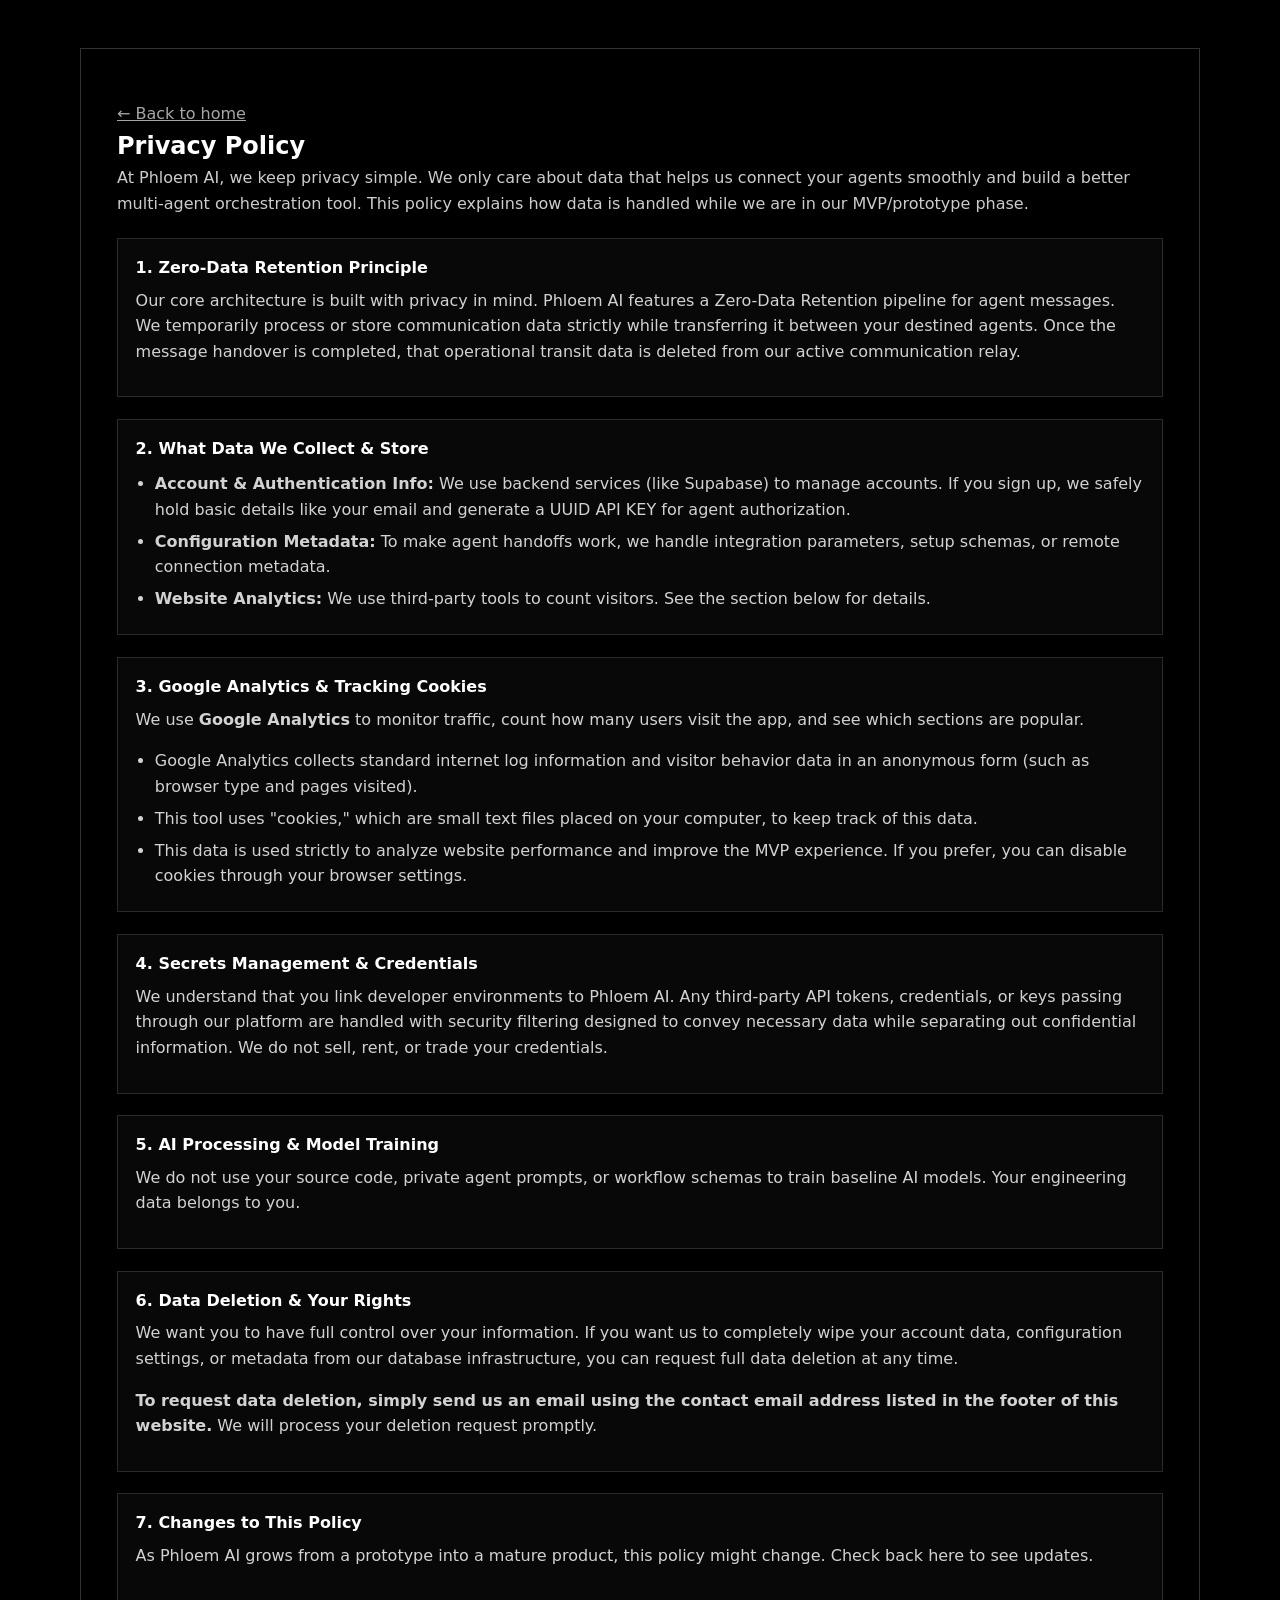
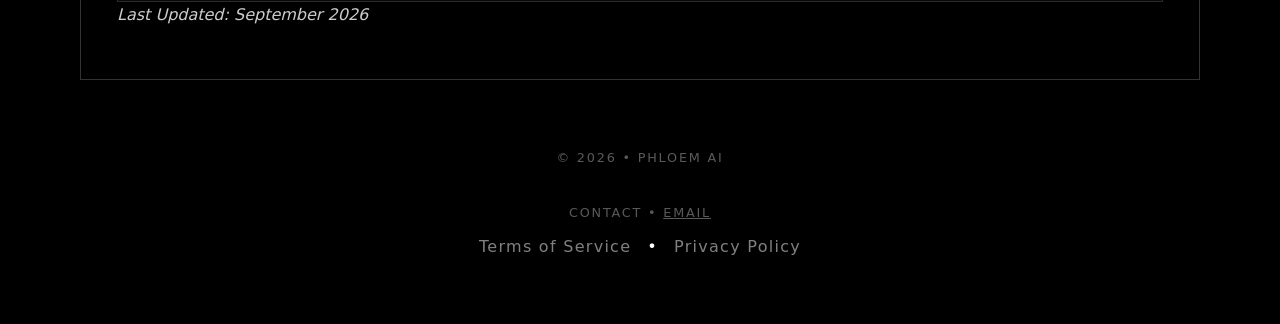
<file: frontend/pages/privacy-policy.html>
<!DOCTYPE html>
<html lang="en">
<head>
  <meta charset="UTF-8" />
  <meta name="viewport" content="width=device-width, initial-scale=1.0" />
  <link rel="icon" type="image/svg+xml" href="../assets/favicon.jpg" />
  <title>Privacy Policy | Phloem AI</title>
  <link rel="canonical" href="https://phloem-ai.netlify.app/pages/privacy-policy.html" />

  <!-- Google tag (gtag.js) -->
  <script async src="https://www.googletagmanager.com/gtag/js?id=G-W1DRVC1WTR"></script>
  <script>
    window.dataLayer = window.dataLayer || [];
    function gtag(){dataLayer.push(arguments);}
    gtag('js', new Date());
    gtag('config', 'G-W1DRVC1WTR');
  </script>

  <meta name="description" content="Privacy Policy for Phloem AI during its MVP and prototype phase." />
  <meta name="keywords" content="Phloem AI privacy policy, Phloem AI data privacy" />
  <meta name="robots" content="index,follow" />
  <meta property="og:title" content="Privacy Policy | Phloem AI" />
  <meta property="og:description" content="Privacy Policy for Phloem AI during its MVP and prototype phase." />
  <meta property="og:url" content="https://phloem-ai.netlify.app/pages/privacy-policy.html" />
  <meta property="og:type" content="website" />
  <meta property="og:site_name" content="Phloem AI" />
  <meta name="twitter:card" content="summary" />

  <link rel="stylesheet" href="../assets/guides.css" />
</head>
<body>
  <div class="page-shell">
    <section class="content-section">
      <div class="content-card">
        <a class="home" href="../index.html">← Back to home</a>
        <h1>Privacy Policy</h1>
        <p class="guide-intro">At Phloem AI, we keep privacy simple. We only care about data that helps us connect your agents smoothly and build a better multi-agent orchestration tool. This policy explains how data is handled while we are in our MVP/prototype phase.</p>

        <div class="guide-step">
          <h3>1. Zero-Data Retention Principle</h3>
          <p>Our core architecture is built with privacy in mind. Phloem AI features a Zero-Data Retention pipeline for agent messages. We temporarily process or store communication data strictly while transferring it between your destined agents. Once the message handover is completed, that operational transit data is deleted from our active communication relay.</p>
        </div>

        <div class="guide-step">
          <h3>2. What Data We Collect &amp; Store</h3>
          <ul class="guide-list">
            <li><strong>Account &amp; Authentication Info:</strong> We use backend services (like Supabase) to manage accounts. If you sign up, we safely hold basic details like your email and generate a UUID API KEY for agent authorization.</li>
            <li><strong>Configuration Metadata:</strong> To make agent handoffs work, we handle integration parameters, setup schemas, or remote connection metadata.</li>
            <li><strong>Website Analytics:</strong> We use third-party tools to count visitors. See the section below for details.</li>
          </ul>
        </div>

        <div class="guide-step">
          <h3>3. Google Analytics &amp; Tracking Cookies</h3>
          <p>We use <strong>Google Analytics</strong> to monitor traffic, count how many users visit the app, and see which sections are popular.</p>
          <ul class="guide-list">
            <li>Google Analytics collects standard internet log information and visitor behavior data in an anonymous form (such as browser type and pages visited).</li>
            <li>This tool uses "cookies," which are small text files placed on your computer, to keep track of this data.</li>
            <li>This data is used strictly to analyze website performance and improve the MVP experience. If you prefer, you can disable cookies through your browser settings.</li>
          </ul>
        </div>

        <div class="guide-step">
          <h3>4. Secrets Management &amp; Credentials</h3>
          <p>We understand that you link developer environments to Phloem AI. Any third-party API tokens, credentials, or keys passing through our platform are handled with security filtering designed to convey necessary data while separating out confidential information. We do not sell, rent, or trade your credentials.</p>
        </div>

        <div class="guide-step">
          <h3>5. AI Processing &amp; Model Training</h3>
          <p>We do not use your source code, private agent prompts, or workflow schemas to train baseline AI models. Your engineering data belongs to you.</p>
        </div>

        <div class="guide-step">
          <h3>6. Data Deletion &amp; Your Rights</h3>
          <p>We want you to have full control over your information. If you want us to completely wipe your account data, configuration settings, or metadata from our database infrastructure, you can request full data deletion at any time.</p>
          <p><strong>To request data deletion, simply send us an email using the contact email address listed in the footer of this website.</strong> We will process your deletion request promptly.</p>
        </div>

        <div class="guide-step">
          <h3>7. Changes to This Policy</h3>
          <p>As Phloem AI grows from a prototype into a mature product, this policy might change. Check back here to see updates.</p>
        </div>

        <p class="guide-intro"><em>Last Updated: September 2026</em></p>
      </div>
    </section>

    <footer>© 2026 • Phloem AI</footer>
    <footer>Contact • <a href="mailto:qasimhassan1947@gmail.com" target="_blank" rel="noopener noreferrer" style="color: inherit;">Email</a></footer>
    <nav class="footer-legal-links" aria-label="Legal">
      <a href="./terms-of-service.html">Terms of Service</a>
      <span aria-hidden="true">•</span>
      <a href="./privacy-policy.html">Privacy Policy</a>
    </nav>
  </div>
</body>
</html>
</file>
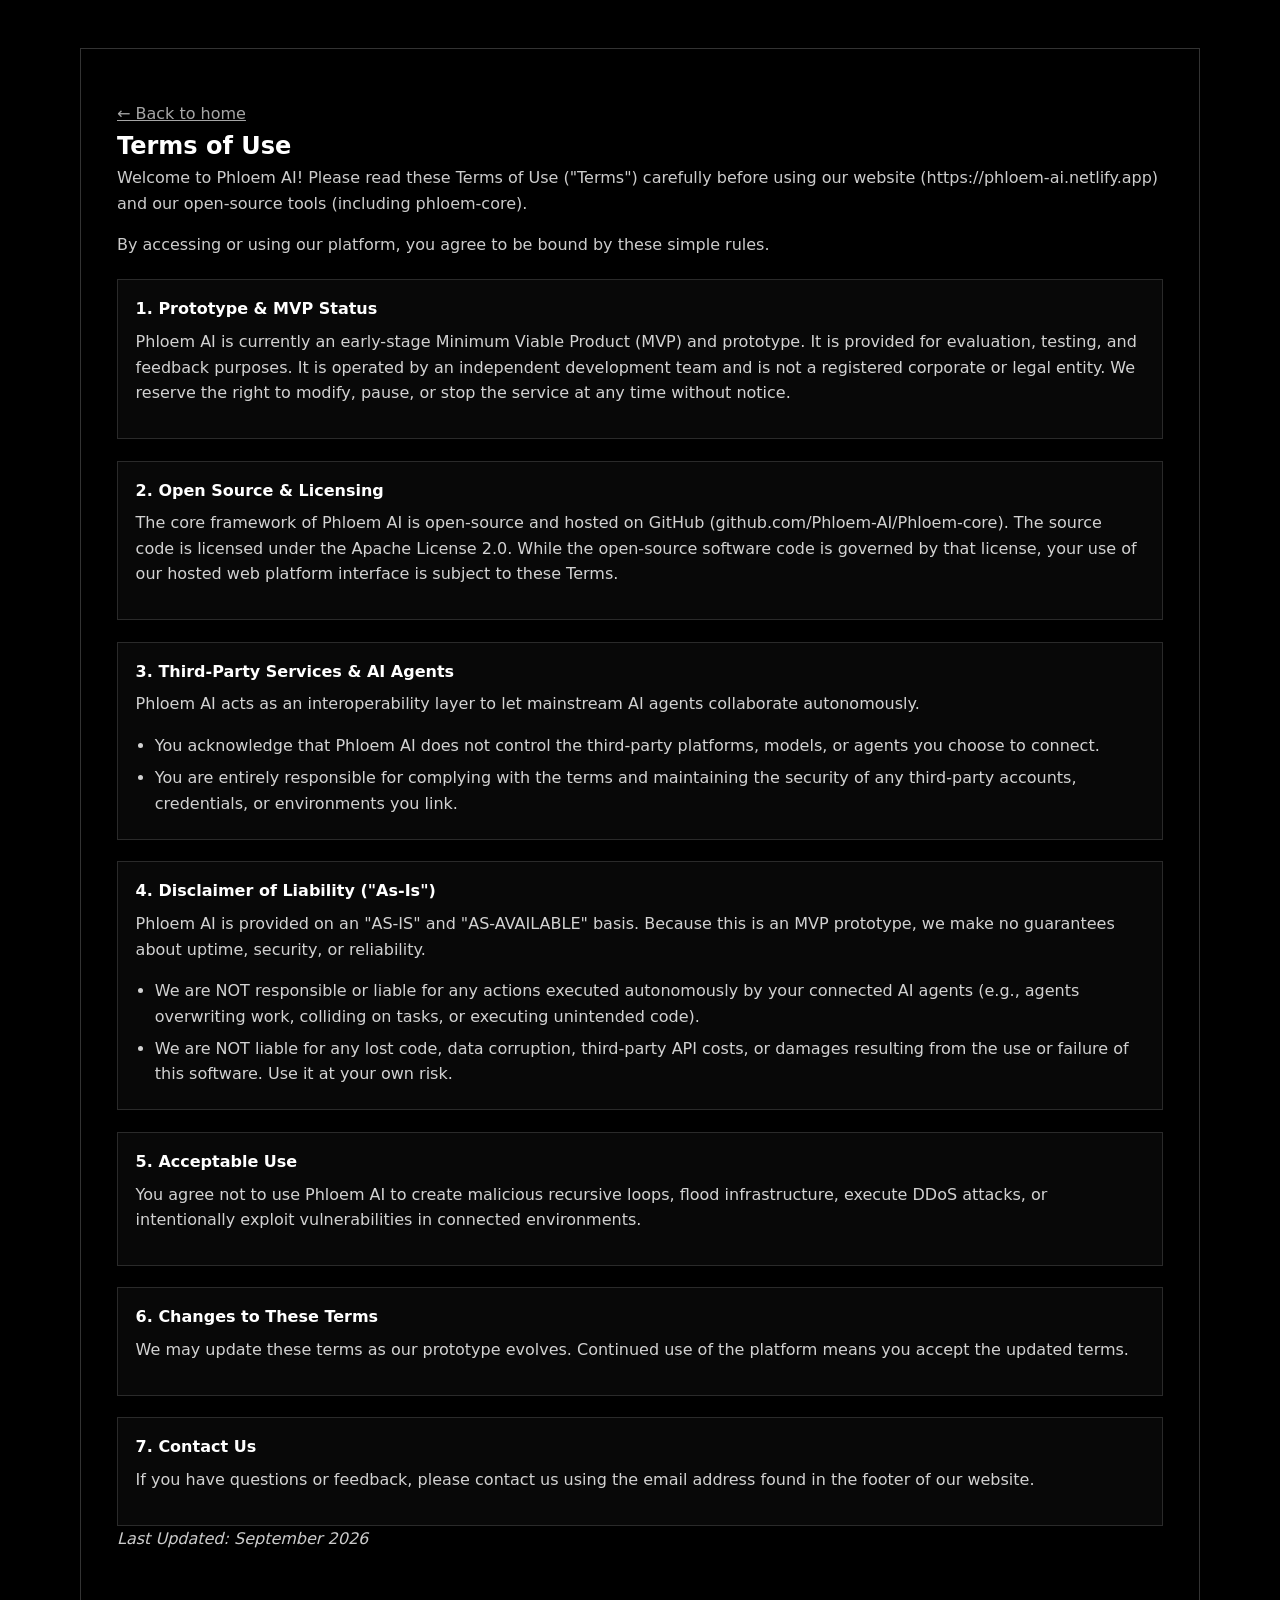
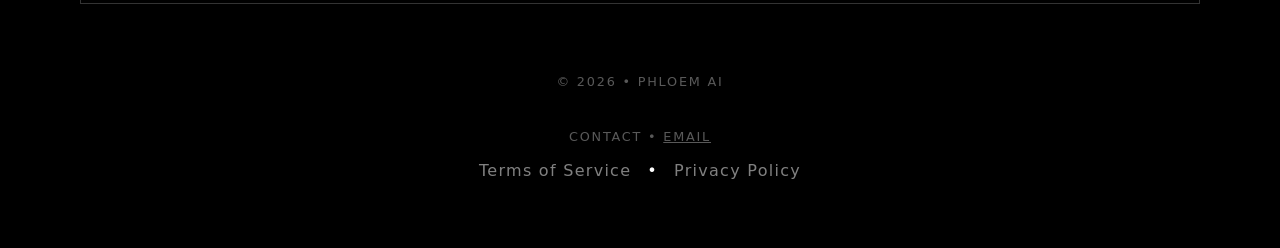
<file: frontend/pages/terms-of-service.html>
<!DOCTYPE html>
<html lang="en">
<head>
  <meta charset="UTF-8" />
  <meta name="viewport" content="width=device-width, initial-scale=1.0" />
  <link rel="icon" type="image/svg+xml" href="../assets/favicon.jpg" />
  <title>Terms of Service | Phloem AI</title>
  <link rel="canonical" href="https://phloem-ai.netlify.app/pages/terms-of-service.html" />

  <!-- Google tag (gtag.js) -->
  <script async src="https://www.googletagmanager.com/gtag/js?id=G-W1DRVC1WTR"></script>
  <script>
    window.dataLayer = window.dataLayer || [];
    function gtag(){dataLayer.push(arguments);}
    gtag('js', new Date());
    gtag('config', 'G-W1DRVC1WTR');
  </script>

  <meta name="description" content="Terms of Use for the Phloem AI website and open-source tools." />
  <meta name="keywords" content="Phloem AI terms of use, Phloem AI terms" />
  <meta name="robots" content="index,follow" />
  <meta property="og:title" content="Terms of Service | Phloem AI" />
  <meta property="og:description" content="Terms of Use for the Phloem AI website and open-source tools." />
  <meta property="og:url" content="https://phloem-ai.netlify.app/pages/terms-of-service.html" />
  <meta property="og:type" content="website" />
  <meta property="og:site_name" content="Phloem AI" />
  <meta name="twitter:card" content="summary" />

  <link rel="stylesheet" href="../assets/guides.css" />
</head>
<body>
  <div class="page-shell">
    <section class="content-section">
      <div class="content-card">
        <a class="home" href="../index.html">← Back to home</a>
        <h1>Terms of Use</h1>
        <p class="guide-intro">Welcome to Phloem AI! Please read these Terms of Use ("Terms") carefully before using our website (https://phloem-ai.netlify.app) and our open-source tools (including phloem-core).</p>
        <p class="guide-intro">By accessing or using our platform, you agree to be bound by these simple rules.</p>

        <div class="guide-step">
          <h3>1. Prototype &amp; MVP Status</h3>
          <p>Phloem AI is currently an early-stage Minimum Viable Product (MVP) and prototype. It is provided for evaluation, testing, and feedback purposes. It is operated by an independent development team and is not a registered corporate or legal entity. We reserve the right to modify, pause, or stop the service at any time without notice.</p>
        </div>

        <div class="guide-step">
          <h3>2. Open Source &amp; Licensing</h3>
          <p>The core framework of Phloem AI is open-source and hosted on GitHub (github.com/Phloem-AI/Phloem-core). The source code is licensed under the Apache License 2.0. While the open-source software code is governed by that license, your use of our hosted web platform interface is subject to these Terms.</p>
        </div>

        <div class="guide-step">
          <h3>3. Third-Party Services &amp; AI Agents</h3>
          <p>Phloem AI acts as an interoperability layer to let mainstream AI agents collaborate autonomously.</p>
          <ul class="guide-list">
            <li>You acknowledge that Phloem AI does not control the third-party platforms, models, or agents you choose to connect.</li>
            <li>You are entirely responsible for complying with the terms and maintaining the security of any third-party accounts, credentials, or environments you link.</li>
          </ul>
        </div>

        <div class="guide-step">
          <h3>4. Disclaimer of Liability ("As-Is")</h3>
          <p>Phloem AI is provided on an "AS-IS" and "AS-AVAILABLE" basis. Because this is an MVP prototype, we make no guarantees about uptime, security, or reliability.</p>
          <ul class="guide-list">
            <li>We are NOT responsible or liable for any actions executed autonomously by your connected AI agents (e.g., agents overwriting work, colliding on tasks, or executing unintended code).</li>
            <li>We are NOT liable for any lost code, data corruption, third-party API costs, or damages resulting from the use or failure of this software. Use it at your own risk.</li>
          </ul>
        </div>

        <div class="guide-step">
          <h3>5. Acceptable Use</h3>
          <p>You agree not to use Phloem AI to create malicious recursive loops, flood infrastructure, execute DDoS attacks, or intentionally exploit vulnerabilities in connected environments.</p>
        </div>

        <div class="guide-step">
          <h3>6. Changes to These Terms</h3>
          <p>We may update these terms as our prototype evolves. Continued use of the platform means you accept the updated terms.</p>
        </div>

        <div class="guide-step">
          <h3>7. Contact Us</h3>
          <p>If you have questions or feedback, please contact us using the email address found in the footer of our website.</p>
        </div>

        <p class="guide-intro"><em>Last Updated: September 2026</em></p>
      </div>
    </section>

    <footer>© 2026 • Phloem AI</footer>
    <footer>Contact • <a href="mailto:qasimhassan1947@gmail.com" target="_blank" rel="noopener noreferrer" style="color: inherit;">Email</a></footer>
    <nav class="footer-legal-links" aria-label="Legal">
      <a href="./terms-of-service.html">Terms of Service</a>
      <span aria-hidden="true">•</span>
      <a href="./privacy-policy.html">Privacy Policy</a>
    </nav>
  </div>
</body>
</html>
</file>
<file: frontend/assets/guides.css>
* {
    margin: 0;
    padding: 0;
    box-sizing: border-box;
}

html,
body {
    min-height: 100%;
}

html {
    scroll-behavior: smooth;
}

body {
    background: #000;
    color: #fff;
    font-family: Inter, ui-sans-serif, system-ui, -apple-system, BlinkMacSystemFont,
        "Segoe UI", Roboto, Helvetica, Arial, sans-serif;
    line-height: 1.6;
}

.page-shell {
    width: min(1120px, calc(100% - 2rem));
    margin: 0 auto;
    padding: 2rem 0 4rem;
}

.divider {
    width: 195px;
    height: 1px;
    background: rgba(255,255,255,.2);
    margin: 0.5rem 0 0.5rem;
}

a.home { display:inline-block; margin-top:1rem; color:rgba(255,255,255,.65); }

.disclaimer {
    color: rgba(255,255,255,.45);
    font-size: .82rem;
    font-style: italic;
    margin-bottom: 1.5rem;
    padding: .6rem 1rem;
    border-left: 3px solid rgba(255,255,255,.2);
    background: rgba(255,255,255,.02);
    border-radius: 0 8px 8px 0;
}
::selection {
    background: #fff;
    color: #000;
}

footer {
    margin-top: 2.2rem;
    color: rgba(255,255,255,.35);
    font-size: .8rem;
    text-align: center;
    letter-spacing: .14em;
    text-transform: uppercase;
}

.footer-legal-links {
    display: flex;
    justify-content: center;
    gap: 1rem;
    margin-top: .65rem;
    letter-spacing: .08em;
    text-transform: none;
}

.footer-legal-links a {
    color: rgba(255,255,255,.5);
    text-decoration: none;
    transition: color .2s ease;
}

.footer-legal-links a:hover,
.footer-legal-links a:focus-visible {
    color: #fff;
    text-decoration: underline;
    text-underline-offset: 3px;
}

.guide-intro {
    margin-bottom: 1.25rem;
    color: rgba(255,255,255,.8);
}

.guide-step {
    margin: 1.35rem 0 0;
    padding: 1rem 1.1rem;
    border: 1px solid #2a2a2a;
    background: rgba(255,255,255,.03);
}

.guide-step h3 {
    margin-bottom: .45rem;
    font-size: 1rem;
    color: #fff;
}

.guide-step p,
.guide-step li {
    color: rgba(255,255,255,.82);
}

.guide-list {
    padding-left: 1.2rem;
    margin: 0.6rem 0 0;
}

.guide-list li {
    margin-bottom: 0.4rem;
}

.guide-callout {
    margin-top: 1rem;
    padding: 0.85rem 1rem;
    border-left: 3px solid #fff;
    background: rgba(255,255,255,.06);
    color: rgba(255,255,255,.9);
}

code,
pre {
    font-family: "SFMono-Regular", Consolas, "Liberation Mono", Menlo, monospace;
}

code {
    background: rgba(255,255,255,.08);
    padding: 0.15rem 0.35rem;
    border-radius: 0.2rem;
}

pre {
    margin-top: 0.7rem;
    padding: 0.9rem 1rem;
    overflow-x: auto;
    background: #101010;
    border: 1px solid #2a2a2a;
    color: #f5f5f5;
}

.content-section,
.waitlist-panel {
    padding: 1rem 0 2rem;
    scroll-margin-top: 2rem;
}

.content-card {
    border: 1px solid #333;
    border-radius: 0;
    padding: clamp(1.5rem, 3vw, 2.25rem);
    background: #000;
    box-shadow: none;
}

.eyebrow {
    display: inline-block;
    margin-bottom: 1rem;
    font-size: .72rem;
    letter-spacing: .25em;
    text-transform: uppercase;
    color: rgba(255,255,255,.56);
}

.content-section h2,
.waitlist-panel h2 {
    font-size: clamp(1.6rem, 3.3vw, 2.2rem);
    margin-bottom: 1rem;
    color: #fff;
}

.content-section p,
.waitlist-panel p {
    margin-bottom: 1rem;
    text-align: left;
    max-width: none;
}

.waitlist-panel {
    max-height: 0;
    opacity: 0;
    overflow: hidden;
    transition: max-height .3s ease, opacity .3s ease;
    pointer-events: none;
    scroll-margin-top: 24px;
}

.waitlist-panel.open {
    max-height: 500px;
    opacity: 1;
    pointer-events: auto;
}

.waitlist-form {
    display: flex;
    flex-wrap: wrap;
    gap: 0.75rem;
    margin-top: 1.25rem;
}

input[type=email] {
    flex: 1 1 280px;
    min-width: 0;
    background: #000;
    color: #fff;
    border: 1px solid #444;
    padding: 14px 16px;
    font-size: 1rem;
    border-radius: 0;
}

.waitlist-form button {
    padding: 14px 20px;
    background: #fff;
    color: #000;
    border: none;
    border-radius: 0;
    cursor: pointer;
    transition: opacity .2s ease;
}

.waitlist-form button:hover {
    opacity: .9;
}

#status {
    margin-top: 1rem;
    color: rgba(255,255,255,.7);
    min-height: 1.5rem;
}

@media (max-width: 700px) {
    .page-shell {
        width: min(100% - 1rem, 1120px);
        padding: 1rem 0 3rem;
    }

    .hero {
        min-height: auto;
        padding: 2rem 0 1rem;
    }

    .container,
    .content-card {
        border-radius: 20px;
        padding: 2rem 1.5rem;
    }

    .hero-buttons {
        flex-direction: column;
        align-items: stretch;
    }

    .btn,
    .waitlist-form button {
        width: 100%;
    }
}
</file>
